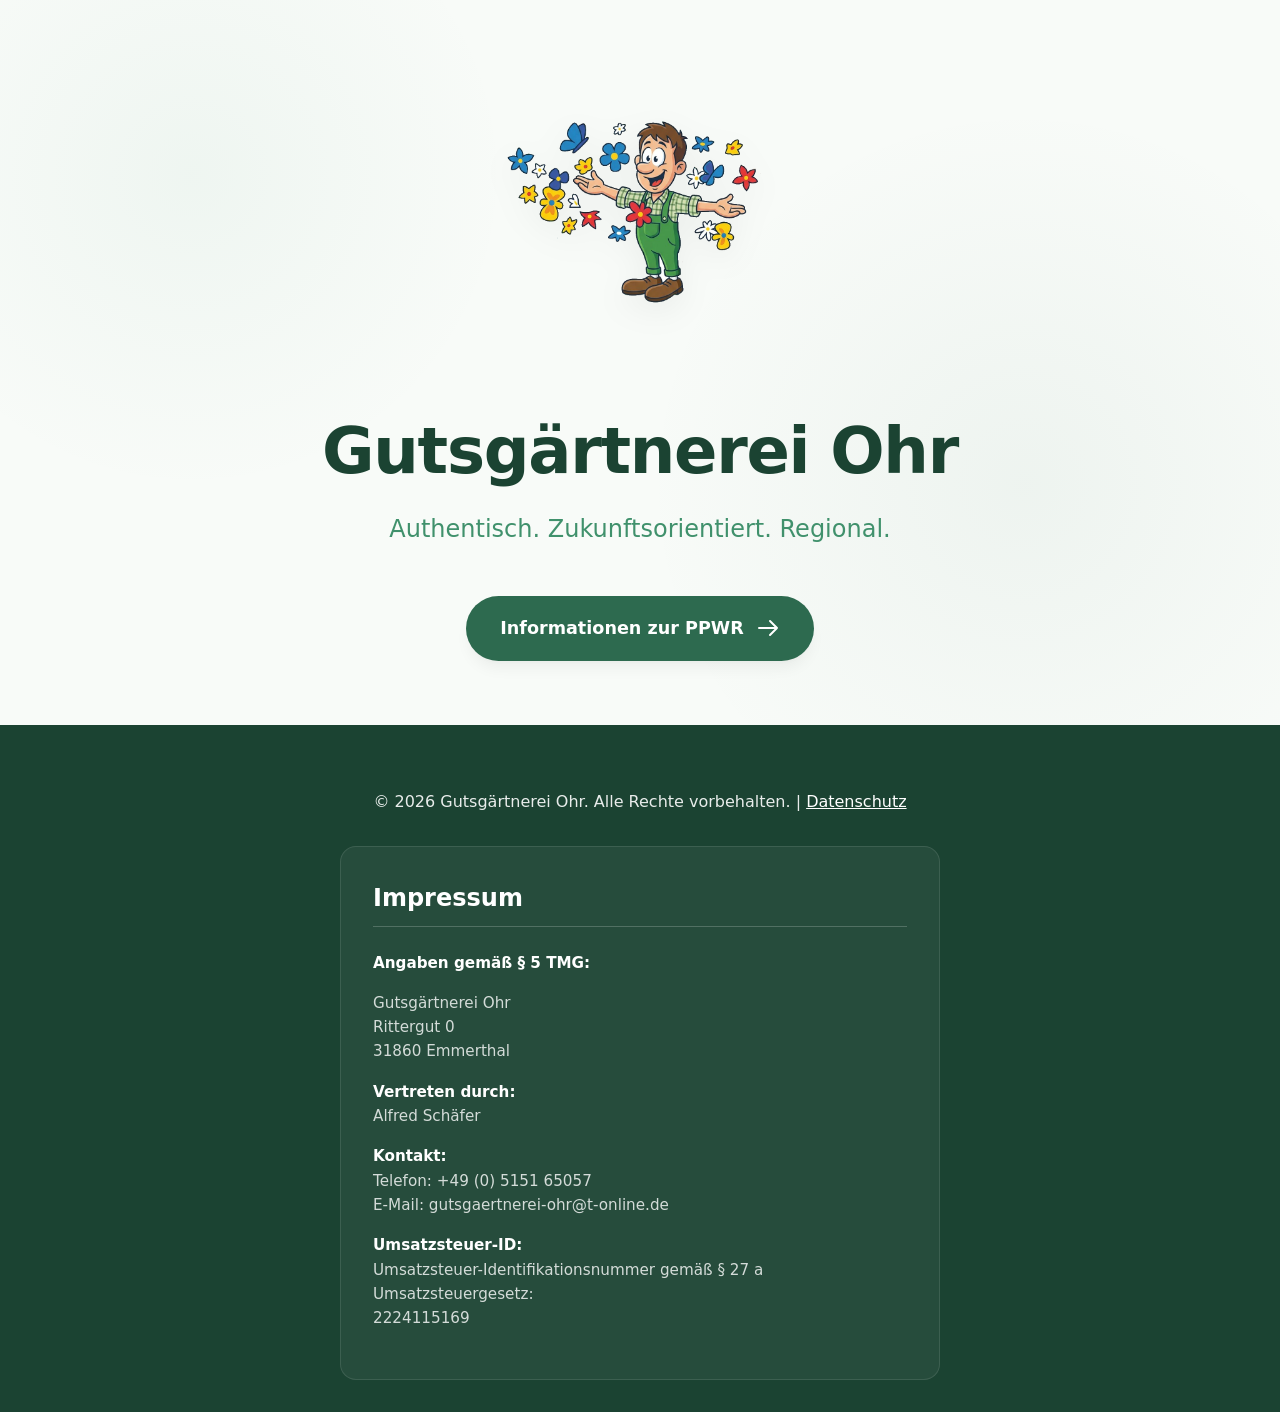
<file: index.html>
<!DOCTYPE html>
<html lang="de">

<head>
    <meta charset="UTF-8">
    <meta name="viewport" content="width=device-width, initial-scale=1.0">
    <title>Gutsgärtnerei Ohr</title>
    <meta name="description" content="Gutsgärtnerei Ohr in Emmerthal">

    <link rel="stylesheet" href="css/styles.css">
</head>

<body>
    <main class="landing-container">
        <div class="logo-wrapper">
            <img src="assets/logo.png" alt="Gutsgärtnerei Ohr Logo" class="brand-logo" id="logo">
        </div>

        <div class="content-wrapper">
            <h1 class="main-title">Gutsgärtnerei Ohr</h1>
            <p class="subtitle">Authentisch. Zukunftsorientiert. Regional.</p>

            <div class="action-section">
                <a href="ppwr/index.html" class="btn-primary">
                    <span class="btn-text">Informationen zur PPWR</span>
                    <svg class="btn-icon" xmlns="http://www.w3.org/2000/svg" fill="none" viewBox="0 0 24 24"
                        stroke="currentColor">
                        <path stroke-linecap="round" stroke-linejoin="round" stroke-width="2"
                            d="M14 5l7 7m0 0l-7 7m7-7H3" />
                    </svg>
                </a>
            </div>
        </div>
    </main>

    <footer class="site-footer">
        <div class="footer-content">
            <p>&copy; 2026 Gutsgärtnerei Ohr. Alle Rechte vorbehalten. | <a href="datenschutz/index.html"
                    style="color: white;">Datenschutz</a></p>
            <div class="impressum-template">
                <h3>Impressum</h3>
                <p><strong>Angaben gemäß § 5 TMG:</strong></p>
                <p>Gutsgärtnerei Ohr<br>
                    Rittergut 0<br>
                    31860 Emmerthal</p>

                <p><strong>Vertreten durch:</strong><br>
                    Alfred Schäfer</p>

                <p><strong>Kontakt:</strong><br>
                    Telefon: +49 (0) 5151 65057<br>
                    E-Mail: gutsgaertnerei-ohr@t-online.de</p>

                <p><strong>Umsatzsteuer-ID:</strong><br>
                    Umsatzsteuer-Identifikationsnummer gemäß § 27 a Umsatzsteuergesetz:<br>
                    2224115169</p>
            </div>
        </div>
    </footer>
</body>

</html>
</file>
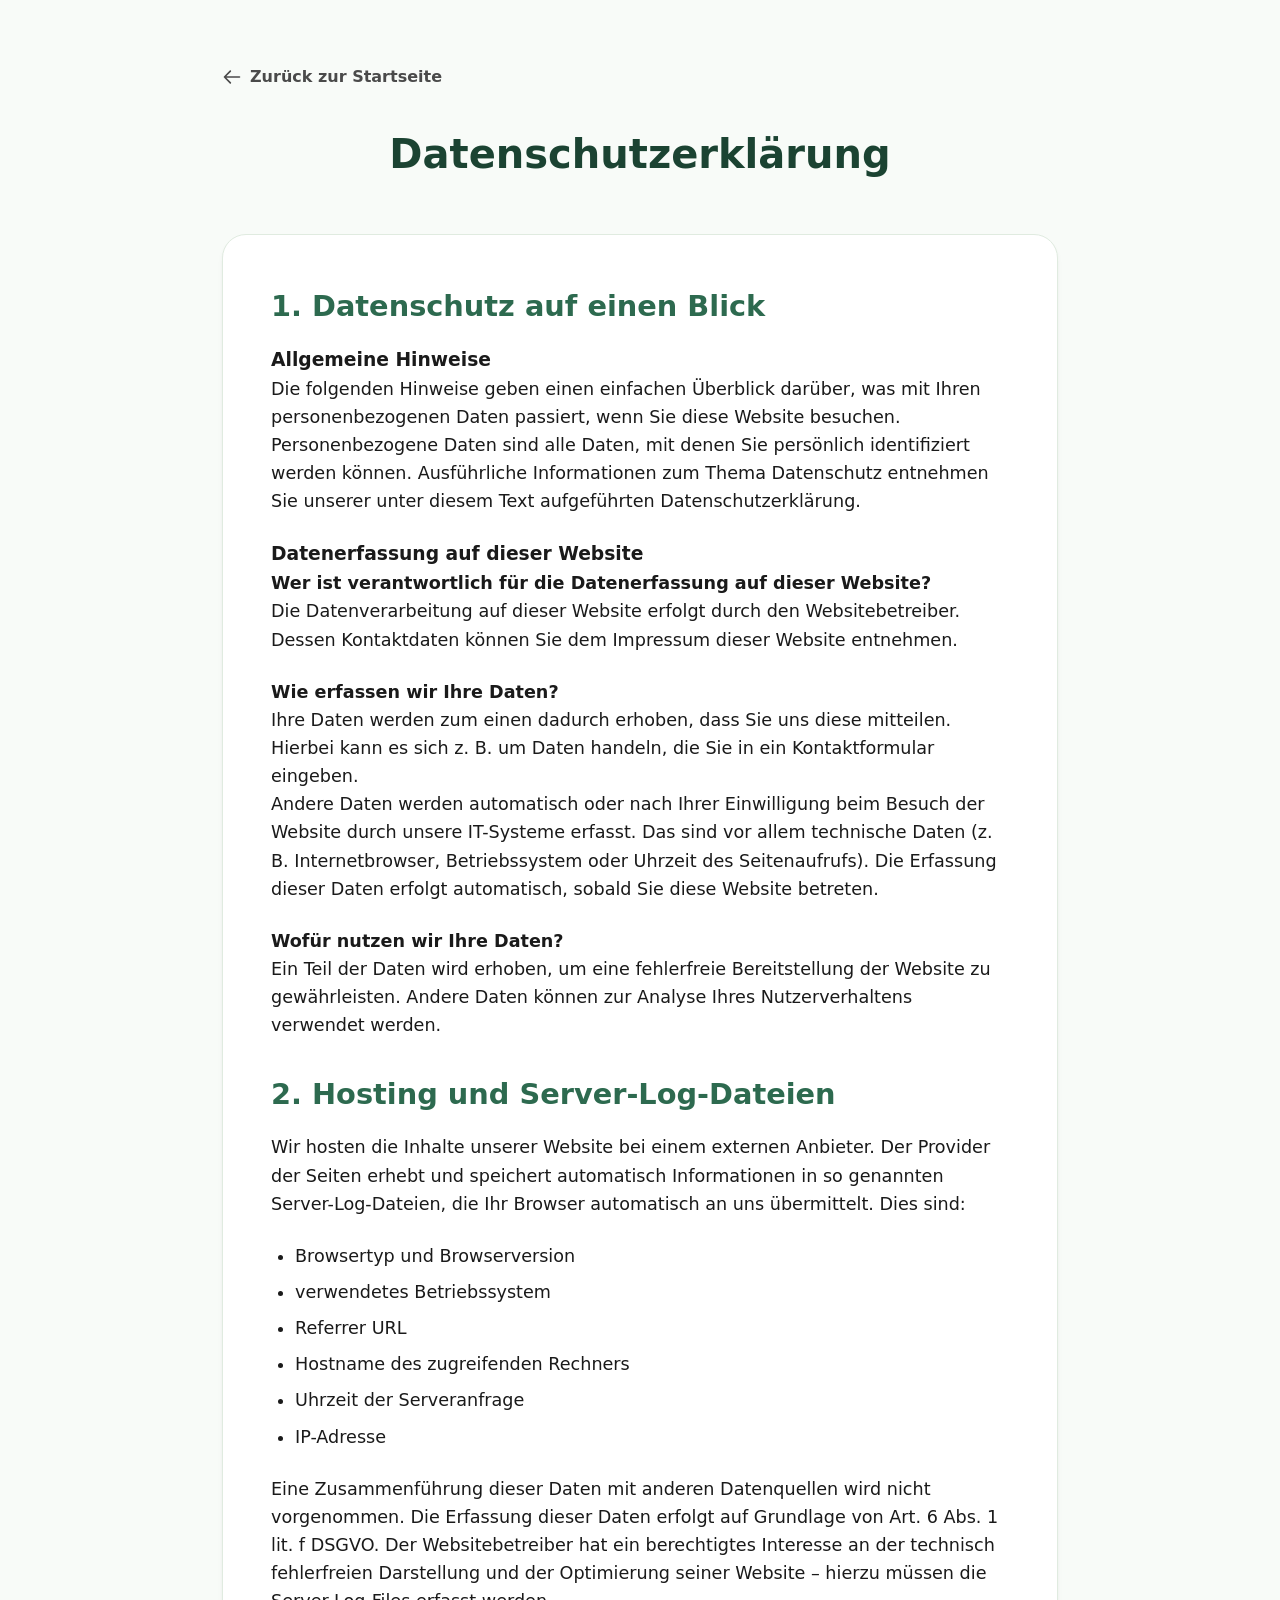
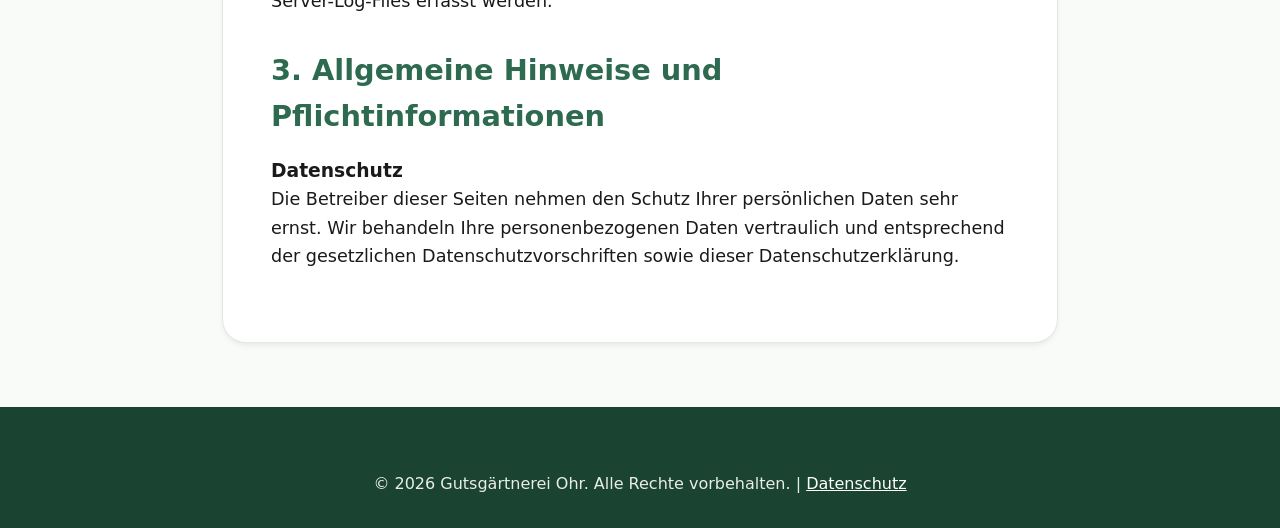
<file: datenschutz/index.html>
<!DOCTYPE html>
<html lang="de">
<head>
    <meta charset="UTF-8">
    <meta name="viewport" content="width=device-width, initial-scale=1.0">
    <title>Datenschutzerklärung - Gutsgärtnerei Ohr</title>
    <meta name="description" content="Datenschutzerklärung der Gutsgärtnerei Ohr.">
    
    <link rel="stylesheet" href="../css/styles.css">
</head>
<body>
    <div class="page-container">
        <a href="../index.html" class="back-link">
            <svg xmlns="http://www.w3.org/2000/svg" width="20" height="20" fill="none" viewBox="0 0 24 24" stroke="currentColor">
                <path stroke-linecap="round" stroke-linejoin="round" stroke-width="2" d="M10 19l-7-7m0 0l7-7m-7 7h18" />
            </svg>
            Zurück zur Startseite
        </a>
        
        <header class="page-header">
            <h1 class="page-title">Datenschutzerklärung</h1>
        </header>

        <main class="content-card">
            <h2>1. Datenschutz auf einen Blick</h2>
            <h3>Allgemeine Hinweise</h3>
            <p>Die folgenden Hinweise geben einen einfachen Überblick darüber, was mit Ihren personenbezogenen Daten passiert, wenn Sie diese Website besuchen. Personenbezogene Daten sind alle Daten, mit denen Sie persönlich identifiziert werden können. Ausführliche Informationen zum Thema Datenschutz entnehmen Sie unserer unter diesem Text aufgeführten Datenschutzerklärung.</p>

            <h3>Datenerfassung auf dieser Website</h3>
            <p><strong>Wer ist verantwortlich für die Datenerfassung auf dieser Website?</strong><br>
            Die Datenverarbeitung auf dieser Website erfolgt durch den Websitebetreiber. Dessen Kontaktdaten können Sie dem Impressum dieser Website entnehmen.</p>

            <p><strong>Wie erfassen wir Ihre Daten?</strong><br>
            Ihre Daten werden zum einen dadurch erhoben, dass Sie uns diese mitteilen. Hierbei kann es sich z. B. um Daten handeln, die Sie in ein Kontaktformular eingeben.<br>
            Andere Daten werden automatisch oder nach Ihrer Einwilligung beim Besuch der Website durch unsere IT-Systeme erfasst. Das sind vor allem technische Daten (z. B. Internetbrowser, Betriebssystem oder Uhrzeit des Seitenaufrufs). Die Erfassung dieser Daten erfolgt automatisch, sobald Sie diese Website betreten.</p>

            <p><strong>Wofür nutzen wir Ihre Daten?</strong><br>
            Ein Teil der Daten wird erhoben, um eine fehlerfreie Bereitstellung der Website zu gewährleisten. Andere Daten können zur Analyse Ihres Nutzerverhaltens verwendet werden.</p>

            <h2>2. Hosting und Server-Log-Dateien</h2>
            <p>Wir hosten die Inhalte unserer Website bei einem externen Anbieter. Der Provider der Seiten erhebt und speichert automatisch Informationen in so genannten Server-Log-Dateien, die Ihr Browser automatisch an uns übermittelt. Dies sind:</p>
            <ul>
                <li>Browsertyp und Browserversion</li>
                <li>verwendetes Betriebssystem</li>
                <li>Referrer URL</li>
                <li>Hostname des zugreifenden Rechners</li>
                <li>Uhrzeit der Serveranfrage</li>
                <li>IP-Adresse</li>
            </ul>
            <p>Eine Zusammenführung dieser Daten mit anderen Datenquellen wird nicht vorgenommen. Die Erfassung dieser Daten erfolgt auf Grundlage von Art. 6 Abs. 1 lit. f DSGVO. Der Websitebetreiber hat ein berechtigtes Interesse an der technisch fehlerfreien Darstellung und der Optimierung seiner Website – hierzu müssen die Server-Log-Files erfasst werden.</p>

            <h2>3. Allgemeine Hinweise und Pflichtinformationen</h2>
            <h3>Datenschutz</h3>
            <p>Die Betreiber dieser Seiten nehmen den Schutz Ihrer persönlichen Daten sehr ernst. Wir behandeln Ihre personenbezogenen Daten vertraulich und entsprechend der gesetzlichen Datenschutzvorschriften sowie dieser Datenschutzerklärung.</p>
        </main>
    </div>

    <footer class="site-footer">
        <div class="footer-content">
            <p>&copy; 2026 Gutsgärtnerei Ohr. Alle Rechte vorbehalten. | <a href="../datenschutz/index.html" style="color: white;">Datenschutz</a></p>
        </div>
    </footer>
</body>
</html>
</file>
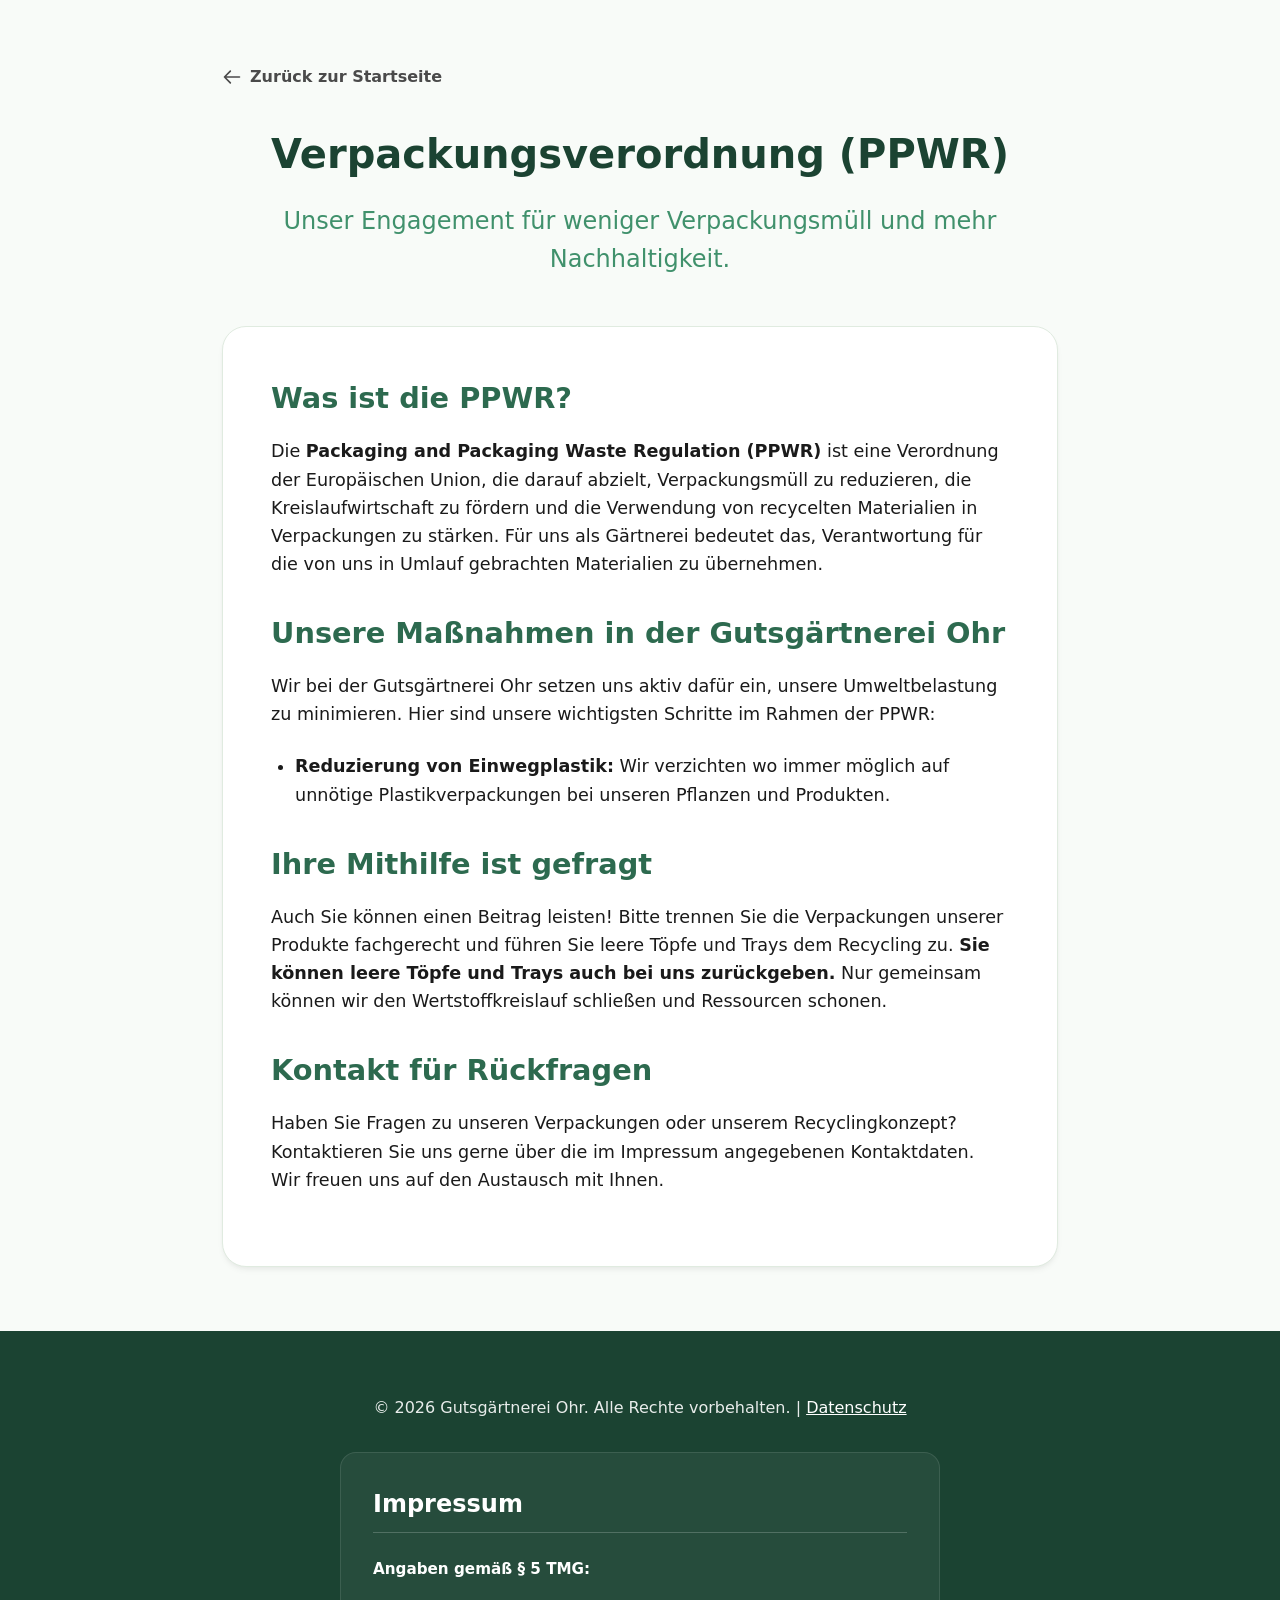
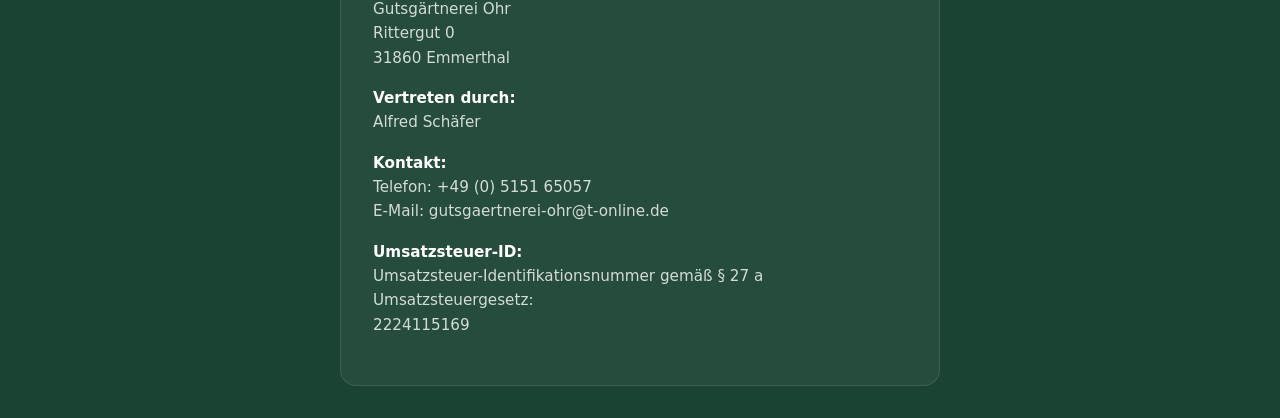
<file: ppwr/index.html>
<!DOCTYPE html>
<html lang="de">

<head>
    <meta charset="UTF-8">
    <meta name="viewport" content="width=device-width, initial-scale=1.0">
    <title>PPWR Informationen - Gutsgärtnerei Ohr</title>
    <meta name="description"
        content="Informationen zur EU-Verpackungsverordnung (PPWR) und unserer Umsetzung in der Gutsgärtnerei Ohr.">

    <link rel="stylesheet" href="../css/styles.css">
</head>

<body>
    <div class="page-container">
        <a href="../index.html" class="back-link">
            <svg xmlns="http://www.w3.org/2000/svg" width="20" height="20" fill="none" viewBox="0 0 24 24"
                stroke="currentColor">
                <path stroke-linecap="round" stroke-linejoin="round" stroke-width="2" d="M10 19l-7-7m0 0l7-7m-7 7h18" />
            </svg>
            Zurück zur Startseite
        </a>

        <header class="page-header">
            <h1 class="page-title">Verpackungsverordnung (PPWR)</h1>
            <p class="subtitle">Unser Engagement für weniger Verpackungsmüll und mehr Nachhaltigkeit.</p>
        </header>

        <main class="content-card">
            <h2>Was ist die PPWR?</h2>
            <p>Die <strong>Packaging and Packaging Waste Regulation (PPWR)</strong> ist eine Verordnung der Europäischen
                Union, die darauf abzielt, Verpackungsmüll zu reduzieren, die Kreislaufwirtschaft zu fördern und die
                Verwendung von recycelten Materialien in Verpackungen zu stärken. Für uns als Gärtnerei bedeutet das,
                Verantwortung für die von uns in Umlauf gebrachten Materialien zu übernehmen.</p>

            <h2>Unsere Maßnahmen in der Gutsgärtnerei Ohr</h2>
            <p>Wir bei der Gutsgärtnerei Ohr setzen uns aktiv dafür ein, unsere Umweltbelastung zu minimieren. Hier sind
                unsere wichtigsten Schritte im Rahmen der PPWR:</p>
            <ul>
                <li><strong>Reduzierung von Einwegplastik:</strong> Wir verzichten wo immer möglich auf unnötige
                    Plastikverpackungen bei unseren Pflanzen und Produkten.</li>
            </ul>

            <h2>Ihre Mithilfe ist gefragt</h2>
            <p>Auch Sie können einen Beitrag leisten! Bitte trennen Sie die Verpackungen unserer Produkte fachgerecht
                und führen Sie leere Töpfe und Trays dem Recycling zu. <strong>Sie können leere Töpfe und Trays auch bei
                    uns zurückgeben.</strong> Nur gemeinsam können wir den Wertstoffkreislauf
                schließen und Ressourcen schonen.</p>

            <h2>Kontakt für Rückfragen</h2>
            <p>Haben Sie Fragen zu unseren Verpackungen oder unserem Recyclingkonzept? Kontaktieren Sie uns gerne über
                die im Impressum angegebenen Kontaktdaten. Wir freuen uns auf den Austausch mit Ihnen.</p>
        </main>
    </div>

    <footer class="site-footer">
        <div class="footer-content">
            <p>&copy; 2026 Gutsgärtnerei Ohr. Alle Rechte vorbehalten. | <a href="../datenschutz/index.html"
                    style="color: white;">Datenschutz</a></p>
            <div class="impressum-template">
                <h3>Impressum</h3>
                <p><strong>Angaben gemäß § 5 TMG:</strong></p>
                <p>Gutsgärtnerei Ohr<br>
                    Rittergut 0<br>
                    31860 Emmerthal</p>

                <p><strong>Vertreten durch:</strong><br>
                    Alfred Schäfer</p>

                <p><strong>Kontakt:</strong><br>
                    Telefon: +49 (0) 5151 65057<br>
                    E-Mail: gutsgaertnerei-ohr@t-online.de</p>

                <p><strong>Umsatzsteuer-ID:</strong><br>
                    Umsatzsteuer-Identifikationsnummer gemäß § 27 a Umsatzsteuergesetz:<br>
                    2224115169</p>
            </div>
        </div>
    </footer>
</body>

</html>
</file>
<file: css/styles.css>
:root {
    --color-primary: #2d6a4f;
    --color-primary-light: #40916c;
    --color-primary-dark: #1b4332;
    --color-bg: #f8fbf8;
    --color-surface: #ffffff;
    --color-text: #1a1a1a;
    --color-text-light: #4a4a4a;
    --color-border: #e0ebe0;
    
    --shadow-sm: 0 4px 6px -1px rgba(0, 0, 0, 0.05), 0 2px 4px -1px rgba(0, 0, 0, 0.03);
    --shadow-md: 0 10px 15px -3px rgba(0, 0, 0, 0.05), 0 4px 6px -2px rgba(0, 0, 0, 0.025);
    --shadow-lg: 0 20px 25px -5px rgba(0, 0, 0, 0.05), 0 10px 10px -5px rgba(0, 0, 0, 0.02);
    
    --transition: all 0.3s cubic-bezier(0.4, 0, 0.2, 1);
}

* {
    margin: 0;
    padding: 0;
    box-sizing: border-box;
}

body {
    font-family: system-ui, -apple-system, BlinkMacSystemFont, "Segoe UI", Roboto, Helvetica, Arial, sans-serif, "Apple Color Emoji", "Segoe UI Emoji", "Segoe UI Symbol";
    background-color: var(--color-bg);
    color: var(--color-text);
    line-height: 1.6;
    min-height: 100vh;
    display: flex;
    flex-direction: column;
}

/* Landing Container */
.landing-container {
    flex: 1;
    display: flex;
    flex-direction: column;
    align-items: center;
    justify-content: center;
    padding: 4rem 2rem;
    text-align: center;
    position: relative;
    overflow: hidden;
}

/* Subtle background decoration */
.landing-container::before {
    content: '';
    position: absolute;
    top: -20%;
    left: -10%;
    width: 50vw;
    height: 50vw;
    background: radial-gradient(circle, rgba(64, 145, 108, 0.05) 0%, rgba(248, 251, 248, 0) 70%);
    border-radius: 50%;
    z-index: 0;
}

.landing-container::after {
    content: '';
    position: absolute;
    bottom: -20%;
    right: -10%;
    width: 60vw;
    height: 60vw;
    background: radial-gradient(circle, rgba(45, 106, 79, 0.05) 0%, rgba(248, 251, 248, 0) 70%);
    border-radius: 50%;
    z-index: 0;
}

.logo-wrapper {
    z-index: 1;
    margin-bottom: 3rem;
    animation: fadeInDown 0.8s ease-out;
}

.brand-logo {
    max-width: 280px;
    height: auto;
    filter: drop-shadow(0 10px 15px rgba(0, 0, 0, 0.05));
    transition: var(--transition);
}

.brand-logo:hover {
    transform: scale(1.02);
}

.content-wrapper {
    z-index: 1;
    max-width: 800px;
    animation: fadeInUp 0.8s ease-out 0.2s both;
}

.main-title {
    font-size: clamp(2.5rem, 5vw, 4rem);
    font-weight: 700;
    color: var(--color-primary-dark);
    margin-bottom: 0.5rem;
    letter-spacing: -0.02em;
}

.subtitle {
    font-size: clamp(1.2rem, 2vw, 1.5rem);
    color: var(--color-primary-light);
    font-weight: 300;
    margin-bottom: 3rem;
}

/* Button */
.btn-primary {
    display: inline-flex;
    align-items: center;
    gap: 0.75rem;
    background-color: var(--color-primary);
    color: white;
    padding: 1rem 2rem;
    border-radius: 50px;
    text-decoration: none;
    font-weight: 600;
    font-size: 1.1rem;
    transition: var(--transition);
    box-shadow: var(--shadow-md);
    border: 2px solid transparent;
}

.btn-primary:hover {
    background-color: var(--color-primary-light);
    transform: translateY(-3px);
    box-shadow: var(--shadow-lg);
}

.btn-primary:active {
    transform: translateY(-1px);
    box-shadow: var(--shadow-sm);
}

.btn-icon {
    width: 24px;
    height: 24px;
    transition: var(--transition);
}

.btn-primary:hover .btn-icon {
    transform: translateX(4px);
}

/* Page Layout for PPWR */
.page-container {
    max-width: 900px;
    margin: 0 auto;
    padding: 4rem 2rem;
    flex: 1;
}

.page-header {
    margin-bottom: 3rem;
    text-align: center;
}

.page-title {
    font-size: 2.5rem;
    color: var(--color-primary-dark);
    margin-bottom: 1rem;
}

.back-link {
    display: inline-flex;
    align-items: center;
    gap: 0.5rem;
    color: var(--color-text-light);
    text-decoration: none;
    font-weight: 600;
    margin-bottom: 2rem;
    transition: var(--transition);
}

.back-link:hover {
    color: var(--color-primary);
    transform: translateX(-4px);
}

.content-card {
    background-color: var(--color-surface);
    border-radius: 24px;
    padding: 3rem;
    box-shadow: var(--shadow-sm);
    border: 1px solid var(--color-border);
}

.content-card h2 {
    color: var(--color-primary);
    margin: 2rem 0 1rem;
    font-size: 1.8rem;
}

.content-card h2:first-child {
    margin-top: 0;
}

.content-card p {
    margin-bottom: 1.5rem;
    color: var(--color-text);
    font-size: 1.1rem;
}

.content-card ul {
    margin-bottom: 1.5rem;
    padding-left: 1.5rem;
    color: var(--color-text);
    font-size: 1.1rem;
}

.content-card li {
    margin-bottom: 0.5rem;
}

/* Footer */
.site-footer {
    background-color: var(--color-primary-dark);
    color: rgba(255, 255, 255, 0.9);
    padding: 4rem 2rem 2rem;
    margin-top: auto;
}

.footer-content {
    max-width: 1200px;
    margin: 0 auto;
    display: flex;
    flex-direction: column;
    align-items: center;
    text-align: center;
    gap: 2rem;
}

.impressum-template {
    background-color: rgba(255, 255, 255, 0.05);
    padding: 2rem;
    border-radius: 16px;
    max-width: 600px;
    width: 100%;
    text-align: left;
    border: 1px solid rgba(255, 255, 255, 0.1);
}

.impressum-template h3 {
    color: white;
    margin-bottom: 1.5rem;
    font-size: 1.5rem;
    border-bottom: 1px solid rgba(255, 255, 255, 0.2);
    padding-bottom: 0.5rem;
}

.impressum-template p {
    margin-bottom: 1rem;
    font-size: 0.95rem;
    color: rgba(255, 255, 255, 0.8);
}

.impressum-template strong {
    color: white;
    font-weight: 600;
}

/* Animations */
@keyframes fadeInDown {
    from {
        opacity: 0;
        transform: translateY(-20px);
    }
    to {
        opacity: 1;
        transform: translateY(0);
    }
}

@keyframes fadeInUp {
    from {
        opacity: 0;
        transform: translateY(20px);
    }
    to {
        opacity: 1;
        transform: translateY(0);
    }
}

/* Responsive */
@media (max-width: 768px) {
    .landing-container {
        padding: 2rem 1rem;
    }

    .page-container {
        padding: 2rem 1rem;
    }

    .page-title {
        font-size: 2rem;
    }

    .content-card {
        padding: 1.5rem;
        border-radius: 16px;
    }
    
    .content-card h2 {
        font-size: 1.5rem;
        margin: 1.5rem 0 0.75rem;
    }

    .content-card p, 
    .content-card ul {
        font-size: 1rem;
        margin-bottom: 1rem;
    }

    .impressum-template {
        padding: 1.5rem;
    }

    .btn-primary {
        padding: 0.8rem 1.5rem;
        font-size: 1rem;
    }

    .brand-logo {
        max-width: 200px;
    }
}

@media (max-width: 480px) {
    .page-title {
        font-size: 1.75rem;
    }

    .content-card {
        padding: 1.25rem;
    }

    .brand-logo {
        max-width: 160px;
    }

    .btn-primary {
        width: 100%;
        justify-content: center;
    }

    .footer-content {
        padding: 0 1rem;
    }
}
</file>
